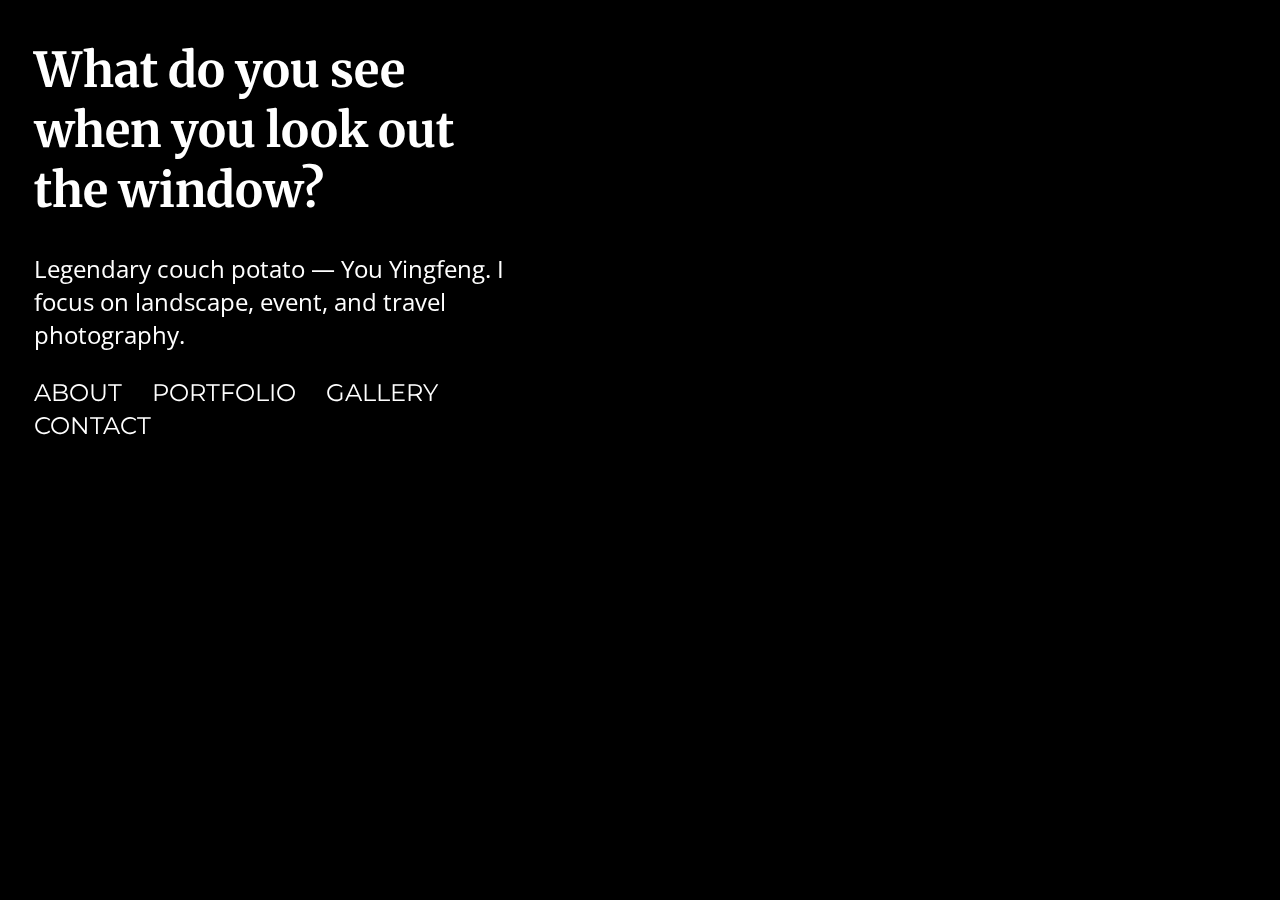
<file: index.html>
<!DOCTYPE html>
<!--this aint a motherfuckingwebsite at all-->
<!--https://tympanus.net/Tutorials/CSS3FullscreenSlideshow/ this shall be the website-->
<html>
  <head>
    <meta charset="utf-8">
    <meta name="description" content="A portfolio site of You Yingfeng. This site is absolute trash, being unextendable and probably unmaintainable.">
    <meta name="keywords" content="you, yingfeng, portfolio, photography, flamerapter, soblemprolved">
    <meta name="author" content="You Yingfeng">
    <meta name="viewport" content="width=device-width, initial-scale=1.0">
    <title>Home — Yingfeng</title>

    <link rel="stylesheet" type="text/css" href="assets/css/index.css">
  </head>

  <body>
    <div class="index-info">
      <h1>What do you see when you look out the window?</h1>
      <p>Legendary couch potato — You Yingfeng. I focus on landscape, event, and travel photography.</p>
      <div class="index-links">
        <a href="about.html">ABOUT</a>
        <a href="projects.html">PORTFOLIO</a>
        <a href="gallery.html">GALLERY</a>
        <a href="contact.html">CONTACT</a>
      </div>
    </div>
    <div class="index-background">
      <ul class="slideshow">
        <li>
          <span>Image 01</span>
        </li>
        <li>
          <span>Image 02</span>
        </li>
        <li>
          <span>Image 03</span>
        </li>
        <li>
          <span>Image 04</span>
        </li>
        <li>
          <span>Image 05</span>
        </li>
        <li>
          <span>Image 06</span>
        </li>
      </ul>
    </div>

  </body>
</html>
</file>
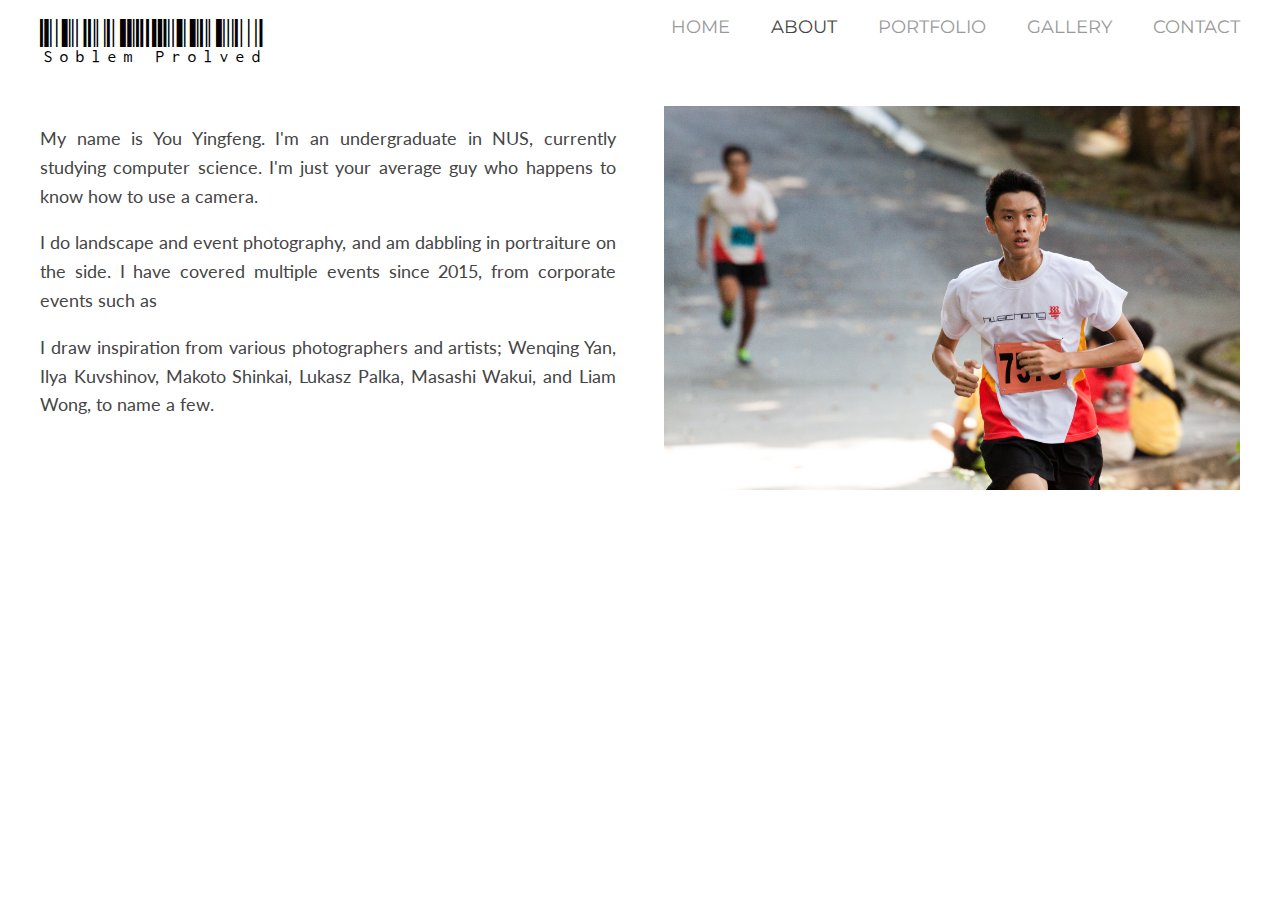
<file: about.html>
<!DOCTYPE html>
<html>
  <head>
    <meta charset="utf-8">
    <meta name="description" content="A portfolio site of You Yingfeng. This site is absolute trash, being unextendable and probably unmaintainable.">
    <meta name="keywords" content="you, yingfeng, portfolio, photography, flamerapter, soblemprolved">
    <meta name="author" content="You Yingfeng">
    <meta name="viewport" content="width=device-width, initial-scale=1.0">
    <title>About — Yingfeng</title>

    <link rel="stylesheet" type="text/css" href="assets/css/main.css">
  </head>

  <body>
    <div class="navbar">
      <div class="logo"><a href="index.html">Soblem Prolved</a></div>
      <div class="links">
        <a href="index.html">HOME</a>
        <a href="about.html" id="current-page">ABOUT</a>
        <a href="projects.html">PORTFOLIO</a>
        <a href="gallery.html">GALLERY</a>
        <a href="contact.html">CONTACT</a>
      </div>
    </div>
    <div class="about-wrapper">
      <div class="about">
        <p>My name is You Yingfeng. I'm an undergraduate in NUS, currently studying computer science. I'm just your average guy
        who happens to know how to use a camera.</p>

        <p>I do landscape and event photography, and am dabbling in portraiture on the side. I have covered multiple events
        since 2015, from corporate events such as</p>

        <p>I draw inspiration from various photographers and artists; Wenqing Yan, Ilya Kuvshinov, Makoto Shinkai, Lukasz Palka,
        Masashi Wakui, and Liam Wong, to name a few.</p>
      </div>
      <div class="portrait">
        <img src="images/thumbnails/runner.jpg">
      </div>
    </div>
  </body>
</html>
</file>
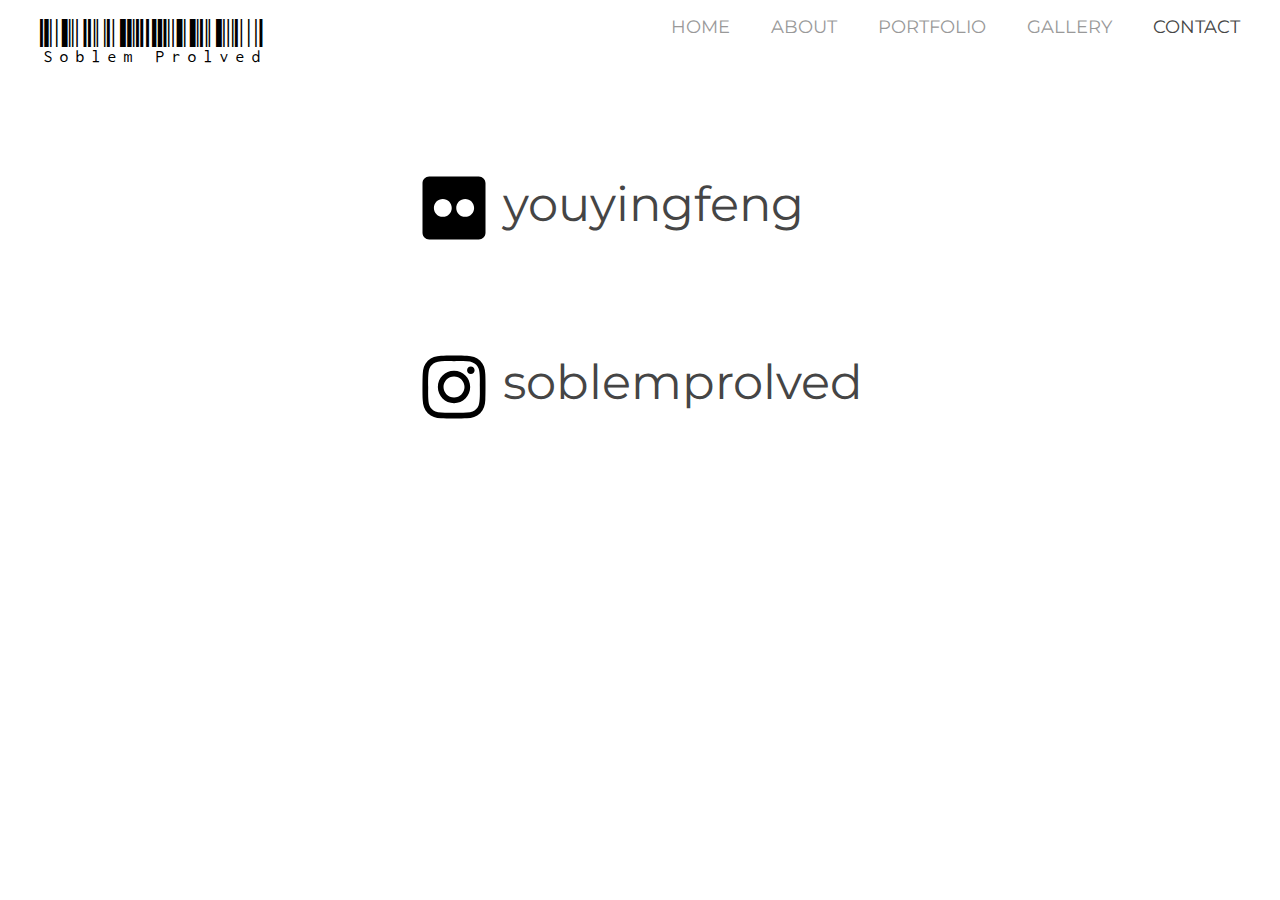
<file: contact.html>
<!DOCTYPE html>

<html>
  <head>
    <meta charset="utf-8">
    <meta name="description" content="A portfolio site of You Yingfeng. This site is absolute trash, being unextendable and probably unmaintainable.">
    <meta name="keywords" content="you, yingfeng, portfolio, photography, flamerapter, soblemprolved">
    <meta name="author" content="You Yingfeng">
    <meta name="viewport" content="width=device-width, initial-scale=1.0">
    <title>Contact — Yingfeng</title>

    <link rel="stylesheet" type="text/css" href="assets/css/main.css">
  </head>

  <body>
    <div class="navbar">
      <div class="logo">Soblem Prolved</div>
      <div class="links">
        <a href="index.html">HOME</a>
        <a href="about.html">ABOUT</a>
        <a href="projects.html">PORTFOLIO</a>
        <a href="gallery.html">GALLERY</a>
        <a href="contact.html" id="current-page">CONTACT</a>
      </div>
    </div>
    <div class="contact-wrapper">
      <div class="contact-list">
        <a href="https://www.flickr.com/people/youyingfeng/">
          <div class="contact-link">
            <img class="icon" src="assets/icons/flickr.svg" alt="flickr-icon">
            youyingfeng
          </div>
        </a>
        <a href="https://www.instagram.com/soblemprolved/">
          <div class="contact-link">
            <img class="icon" src="assets/icons/instagram.svg" alt="instagram-icon">
            soblemprolved
          </div>
        </a>
      </div>
    </div>
  </body>
</html>
</file>
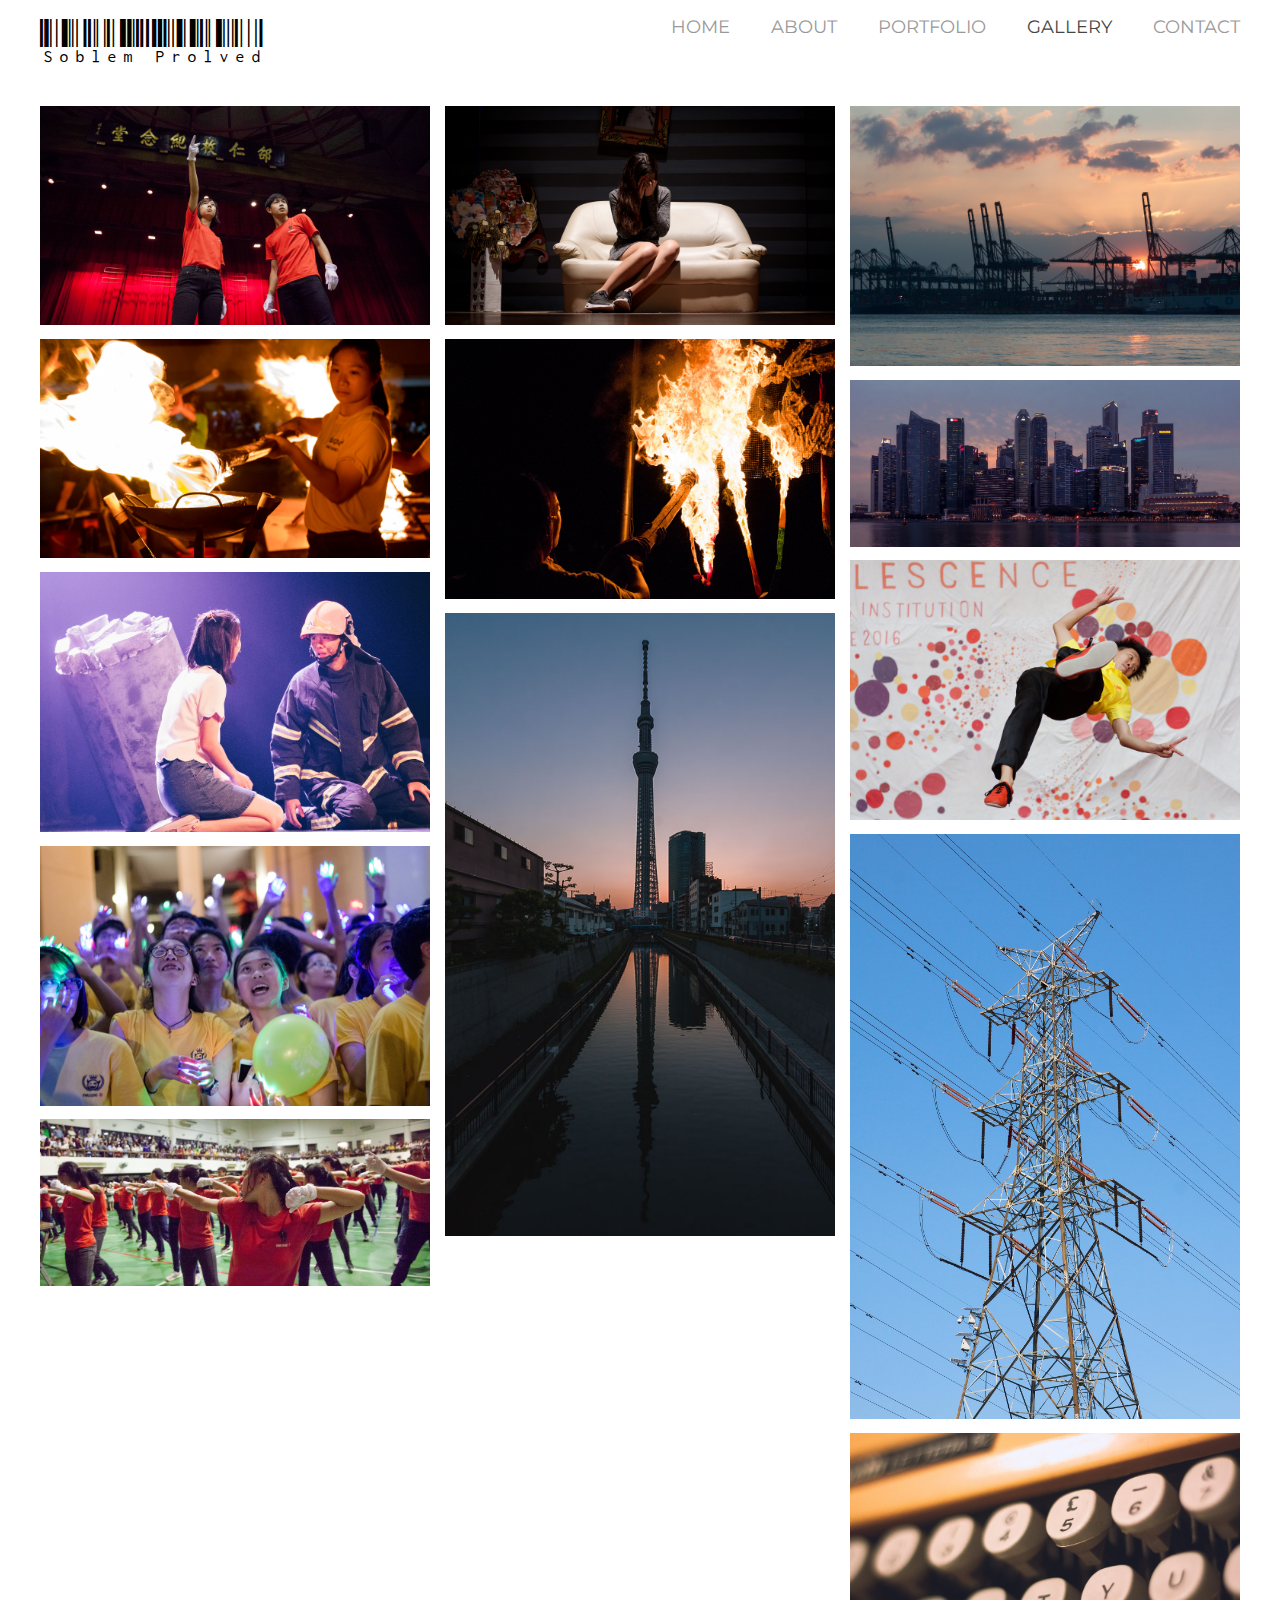
<file: gallery.html>
<!DOCTYPE html>


<html>
  <head>
    <meta charset="utf-8">
    <meta name="description" content="A portfolio site of You Yingfeng. This site is absolute trash, being unextendable and probably unmaintainable.">
    <meta name="keywords" content="you, yingfeng, portfolio, photography, flamerapter, soblemprolved">
    <meta name="author" content="You Yingfeng">
    <meta name="viewport" content="width=device-width, initial-scale=1.0">
    <title>Gallery — Yingfeng</title>

    <link rel="stylesheet" type="text/css" href="assets/css/main.css">
  </head>

  <body>
    <div class="navbar">
      <div class="logo"><a href="index.html">Soblem Prolved</a></div>
      <div class="links">
        <a href="index.html">HOME</a>
        <a href="about.html">ABOUT</a>
        <a href="projects.html">PORTFOLIO</a>
        <a href="gallery.html" id="current-page">GALLERY</a>
        <a href="contact.html">CONTACT</a>
      </div>
    </div>
    <div class="gallery-wrapper">
      <div class="gallery-column">
        <img src="images/fullsizes/aresdancemasters.jpg">
        <img src="images/fullsizes/girllightingfire.jpg">
        <img src="images/fullsizes/huangcheng.jpg">
        <img src="images/fullsizes/popgirls.jpg">
        <img src="images/fullsizes/aresdancers.jpg">
      </div>
      <div class="gallery-column">
        <img src="images/fullsizes/sadgirl.jpg">
        <img src="images/fullsizes/pairlightingfire.jpg">
        <img src="images/fullsizes/tokyoskytree.jpg">
      </div>
      <div class="gallery-column">
        <img src="images/fullsizes/labrador.jpg">
        <img src="images/fullsizes/marinabay.jpg">
        <img src="images/fullsizes/wushu.jpg">
        <img src="images/fullsizes/powerlines.jpg">
        <img src="images/fullsizes/typewriter.jpg">
      </div>
    </div>
  </body>
</html>
</file>
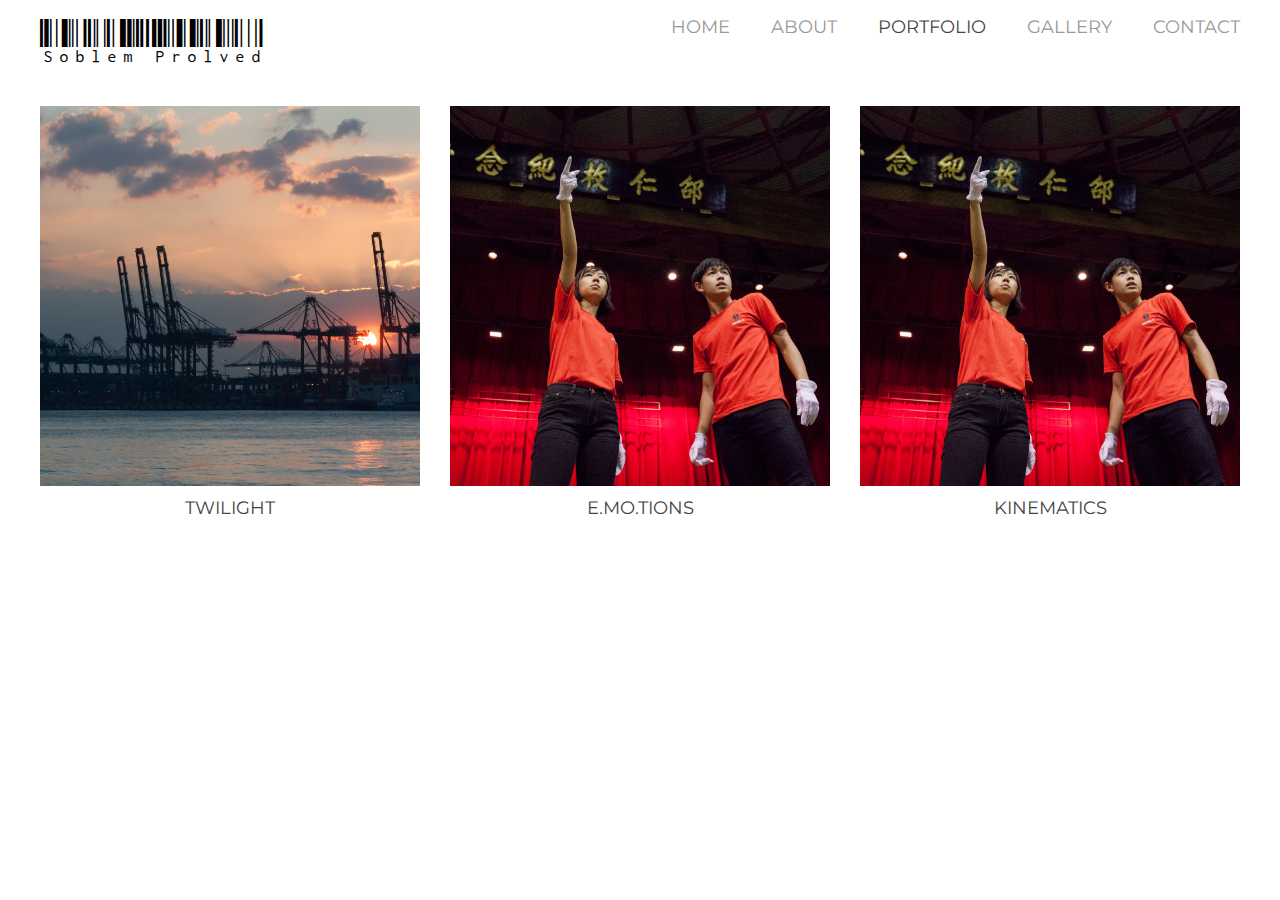
<file: projects.html>
<!DOCTYPE html>
<!-- this is a motherfucking website style portfolio with css and js-->
<!--
TODO: Check out Tography.
http://themes.quemalabs.com/tography/?post_type=portfolio&p=4652 this style is the main page?
http://themes.quemalabs.com/tography/?page_id=4453 this style can be the project page
http://themes.quemalabs.com/tography/?post_type=portfolio&p=4405 this style IS the project page
lkazphoto shall be the main page
-->
<html>
  <head>
    <meta charset="utf-8">
    <meta name="description" content="A portfolio site of You Yingfeng. This site is absolute trash, being unextendable and probably unmaintainable.">
    <meta name="keywords" content="you, yingfeng, portfolio, photography, flamerapter, soblemprolved">
    <meta name="author" content="You Yingfeng">
    <meta name="viewport" content="width=device-width, initial-scale=1.0">
    <title>Portfolio — Yingfeng</title>

    <link rel="stylesheet" type="text/css" href="assets/css/main.css">
  </head>
<!-- todo: implement grid system to better facilitate mobile layout -->
  <body>
    <div class="navbar">
      <div class="logo">Soblem Prolved</div>
      <div class="links">
        <a href="index.html">HOME</a>
        <a href="about.html">ABOUT</a>
        <a href="projects.html" id="current-page">PORTFOLIO</a>
        <a href="gallery.html">GALLERY</a>
        <a href="contact.html">CONTACT</a>
      </div>
    </div>
    <div class="project-wrapper">
      <a class="project" href="projects/twilight.html">
        <div class="project-tile">
          <div><img class="project-thumbnail" src="images/fullsizes/labrador.jpg"></div>
          <div class="project-title">TWILIGHT</div>
        </div>
      </a>
      <a class="project" href="projects/school.html">
        <div class="project-tile">
          <div><img class="project-thumbnail" src="images/fullsizes/aresdancemasters.jpg"></div>
          <div class="project-title">E.MO.TIONS</div>
        </div>
      </a>
      <a class="project" href="projects/school.html">
        <div class="project-tile">
          <div><img class="project-thumbnail" src="images/fullsizes/aresdancemasters.jpg"></div>
          <div class="project-title">KINEMATICS</div>
        </div>
      </a>
    </div>
  </body>
</html>
</file>
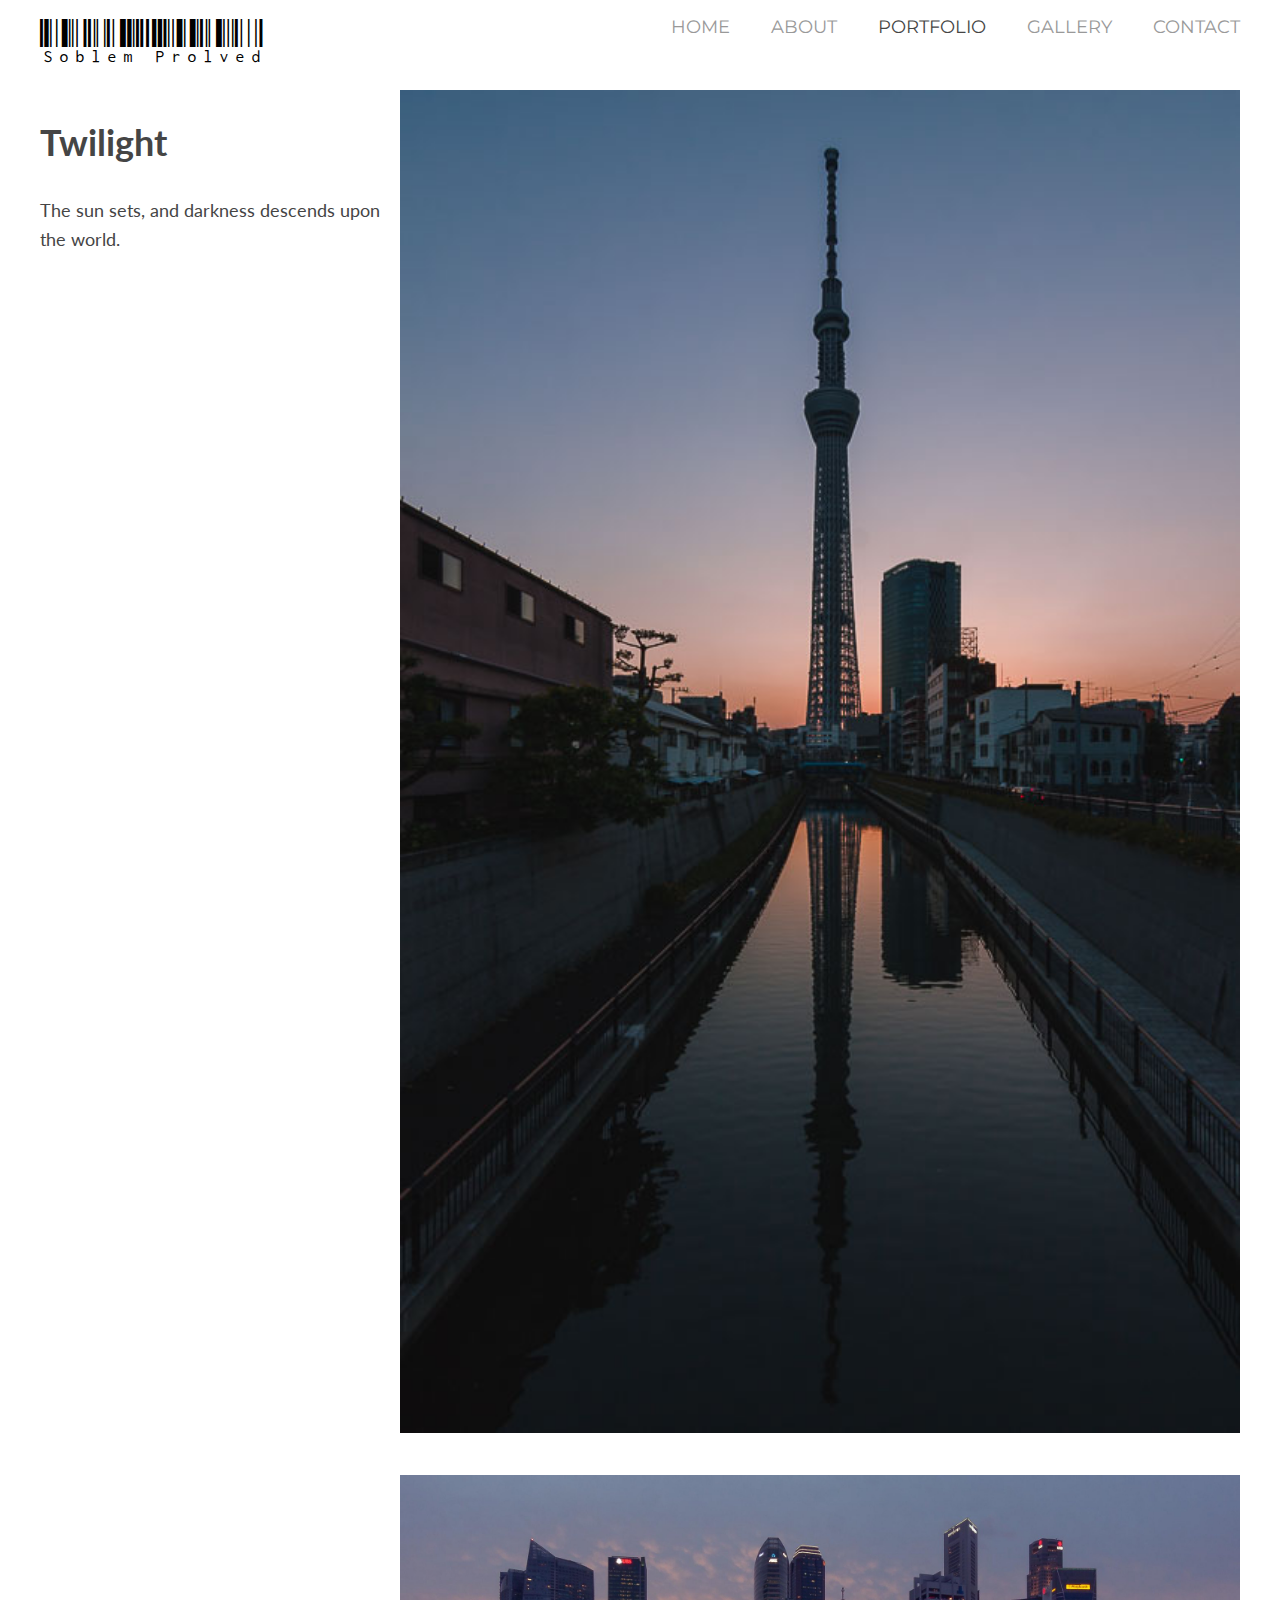
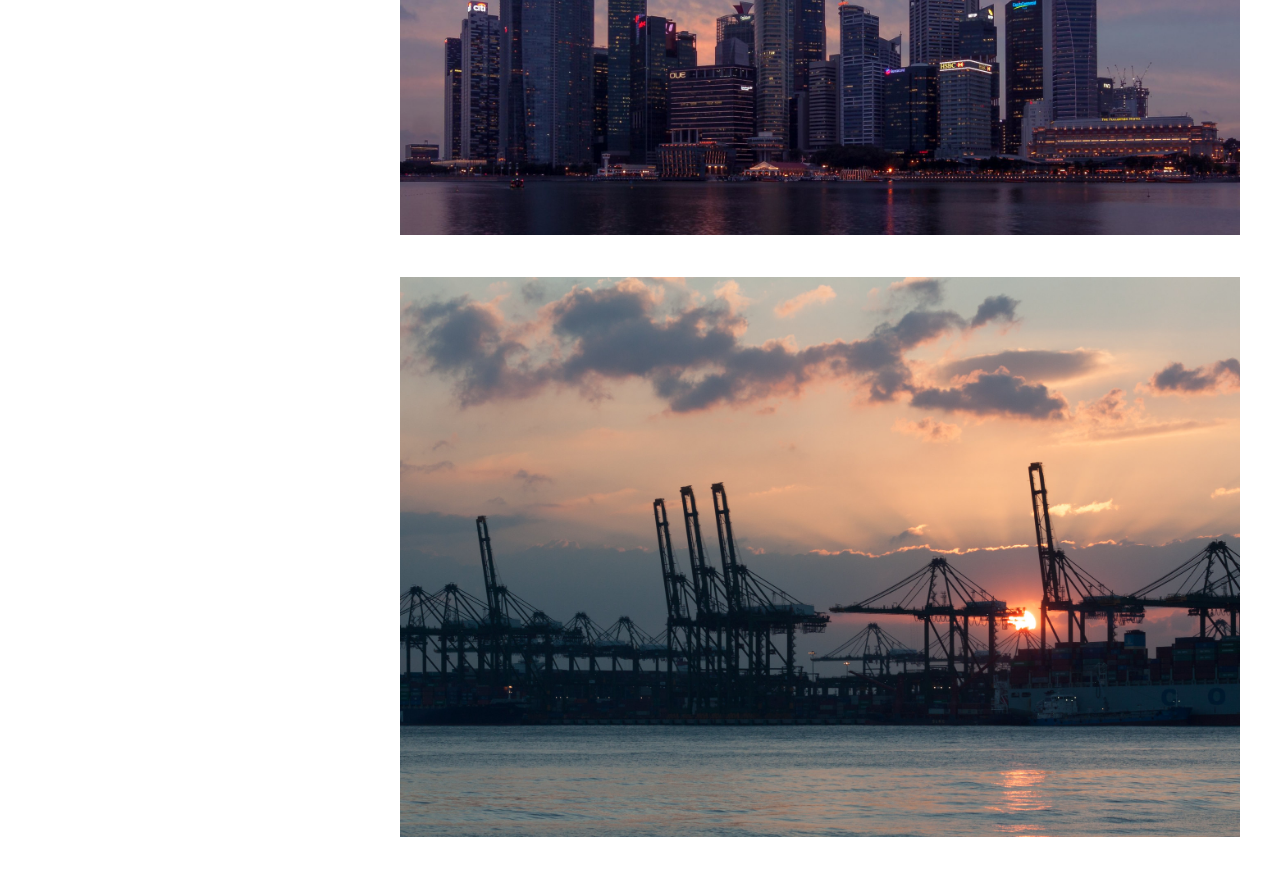
<file: projects/twilight.html>
<!DOCTYPE html>
<!-- this is a motherfucking website style portfolio with css and js-->
<!--
http://themes.quemalabs.com/tography/?post_type=portfolio&p=4405 this style IS the project page
lkazphoto shall be the main page
-->
<html>
  <head>
    <meta charset="utf-8">
    <meta name="description" content="A portfolio site of You Yingfeng. This site is absolute trash, being unextendable and probably unmaintainable.">
    <meta name="keywords" content="you, yingfeng, portfolio, photography, flamerapter, soblemprolved">
    <meta name="author" content="You Yingfeng">
    <meta name="viewport" content="width=device-width, initial-scale=1.0">
    <title>Twilight - Yingfeng</title>

    <link rel="stylesheet" type="text/css" href="..\assets\css\main.css">
  </head>

  <body>
    <div class="navbar">
      <div class="logo">Soblem Prolved</div>
      <div class="links">
        <a href="../index.html">HOME</a>
        <a href="../about.html">ABOUT</a>
        <a href="../projects.html" id="current-page">PORTFOLIO</a>
        <a href="gallery.html">GALLERY</a>
        <a href="../contact.html">CONTACT</a>
      </div>
    </div>
    <div class="project-container">
      <div class="project-information">
        <h1>Twilight</h1>
        <p>The sun sets, and darkness descends upon the world.</p>
      </div>
      <div class="project-gallery">
        <div class="image-wrapper">
          <img src="../images/fullsizes/tokyoskytree.jpg">
        </div>
        <div class="image-wrapper">
          <img src="../images/thumbnails/marinabay.jpg">
        </div>
        <div class="image-wrapper">
          <img src="../images/thumbnails/labrador.jpg">
        </div>
    </div>
  </body>
</html>
</file>
<file: assets/css/index.css>
@import url('https://fonts.googleapis.com/css?family=Merriweather|Montserrat|Open+Sans&display=swap');

body{
  height: 100%;
  width: 100%;
  font-size: 0px;
  cursor: default;
  caret-color: transparent;
  background-color: #000000;
}

a{
  outline: none;
}

.index-info{
  font-family: 'Open Sans', sans-serif;
  position: absolute;
  float: left;
  padding-left: 2%;
  font-size: 24px;
  color: #ffffff;
  width: 38%;
  height: 50%;
  text-overflow: clip;
  word-wrap: normal;
  z-index: 1;

  -webkit-touch-callout: none; /* iOS Safari */
    -webkit-user-select: none; /* Safari */
     -khtml-user-select: none; /* Konqueror HTML */
       -moz-user-select: none; /* Firefox */
        -ms-user-select: none; /* Internet Explorer/Edge */
            user-select: none; /* Non-prefixed version, currently
                                  supported by Chrome and Opera */
}

.index-info h1{
  font-size: 48px;
  font-family: 'Merriweather', serif;
}

.index-links{
  word-spacing: 1em;
}

.index-links a{
  color: #ffffff; /*hide text and enable text shadow to display text*/
  text-decoration: none;
  cursor: pointer;
  font-family: 'Montserrat', sans-serif;
}

.index-links a:hover{
  color: #eeeeee;
}
/*target mobile viewports by targeting width, resolution of phones dont matter since they use virtual pixels*/

ul{
  list-style-type: none;
  padding: 0px;
  height: 100%;
  display: inline-block;
}

.slideshow, .slideshow:after{
  position: fixed;
  width: 100%;
  height: 100%;
  top: 0px;
  left: 0px;
  z-index: 0;

}

.slideshow:after{
  content: '';
  background: transparent url(../../images/pattern.png) repeat top left;
}

.slideshow li span {
  height: 100%;
  width: 100%;
  position: absolute;
  top: 0px;
  left: 0px;
  color: transparent;
  background-size: cover;
  background-position: 50% 50%;
  background-repeat: none;
  opacity: 0;
  z-index: 0;
  animation: imageAnimation 36s linear infinite 0s;
}

.slideshow li:nth-child(1) span {
  background-image: url(../../images/fullsizes/aresdancemasters.jpg)
}
.slideshow li:nth-child(2) span {
  background-image: url(../../images/fullsizes/sadgirl.jpg);
  animation-delay: 6s;
}
.slideshow li:nth-child(3) span {
  background-image: url(../../images/fullsizes/pairlightingfire.jpg);
  animation-delay: 12s;
}
.slideshow li:nth-child(4) span {
  background-image: url(../../images/fullsizes/marinabayskyline.jpg);
  animation-delay: 18s;
}
.slideshow li:nth-child(5) span {
  background-image: url(../../images/fullsizes/hcchoir.jpg);
  animation-delay: 24s;
}
.slideshow li:nth-child(6) span {
  background-image: url(../../images/fullsizes/shibuyacrossing.jpg);
  animation-delay: 30s;
}

@keyframes imageAnimation {
  0% { opacity: 0; animation-timing-function: ease-in; }
  8% { opacity: 1; animation-timing-function: ease-out; }
  17% { opacity: 1 }
  25% { opacity: 0 }
  100% { opacity: 0 }
}

@media screen and (max-width: 1080px) {
  .index-info{
    width: 730px;
    height: 540px;
  }
}

@media screen and (max-width: 730px) {
  .index-info{
    width: 95%;
    padding: 2%;
    height: 95%;
    font-size: 18px;
  }

  .index-links{
    width: 95%;
  }

  .index-info h1{
    font-size: 36px;
  }
}
</file>
<file: assets/css/main.css>
@import url('https://fonts.googleapis.com/css?family=Lato|Libre+Barcode+128+Text|Montserrat&display=swap');

html{
  min-height: 100%;
}

body{
  margin: auto;
  max-width: 1200px;
  height: 100%;
  min-height: 100%;
  line-height: 1.6;
  color: #454545;
  padding: 0 10px;
  font-family: "Lato";
  font-size: 18px;
  overflow-y: scroll; /*this is to stop scrollbar from resizing the fucking page*/
  outline: none;
}

/*hyperlink colors*/
a{
  outline: none;
}

a:link{
  color: #07a;
  text-decoration: none;
}

a:visited{
  color: #ac5a82;
  text-decoration: none;
}

a:hover{
  text-decoration: underline;
}
/*div declarations for navbar*/
.navbar{
  max-width: 1200px;
  height: 18%;
  display: flex;
  justify-content: space-between;
  line-height: 1.0;
  padding-top: 18px;
  -webkit-touch-callout: none; /* iOS Safari */
    -webkit-user-select: none; /* Safari */
     -khtml-user-select: none; /* Konqueror HTML */
       -moz-user-select: none; /* Firefox */
        -ms-user-select: none; /* Internet Explorer/Edge */
            user-select: none; /* Non-prefixed version, currently
                                  supported by Chrome and Opera */
}

.logo{
  font-family: "Libre Barcode 128 Text", cursive;
  font-size: 48px;
  color: #000000; /*hide text and enable text shadow to display text*/
  cursor: pointer;
}

.logo a:link, a:visited, a:hover{
  color: #000000;
  text-decoration: none;
}

.links{
  font-family: "Montserrat";
  font-size: 18px;
  word-spacing: 2.0em;
}

.links a{ /* apparently a.links only works if i define class=links for anchor tags*/
  color: transparent; /*hide text and enable text shadow to display text*/
  text-shadow: 0 0 0 #999999;
  text-decoration: none;
  cursor: pointer;
}

.links a:hover{
  text-shadow: 0 0 0 #454545;
}

#current-page{/*class doesnt work because of some specificity shit*/
  text-shadow: 0 0 0 #454545;
}

.footer{
  font-size: 12px;
  position: relative;
  bottom: 0;
}

@media screen and (max-width: 875px) {
  .navbar{
    display: block;
    text-align: center;
  }

  .logo{
    width: 100%;
  }

  .links{
    width: 100%;
    margin-top: 10px;
  }
}

@media screen and (max-width: 620px) {
  .navbar{
    display: block;
    text-align: center;
  }

  .logo{
    width: 100%;
    font-size: 30px;
  }

  .links{
    width: 100%;
    margin-top: 10px;
    font-size: 12px;
  }
}

@media screen and (max-width: 480px) {
  .navbar{
    display: block;
    text-align: center;
  }

  .logo{
    width: 100%;
    font-size: 24px;
  }

  .links{
    width: 100%;
    margin-top: 10px;
    font-size: 9px;
  }
}

/*div declaration for about*/
.about{
  width: 48%;
  height: auto;
  padding-right: 2%;
  text-align: justify;
}

.about-wrapper{
  margin-top: 40px;
  max-width: 1200px;
  min-height: 100%;
  display: flex;
  justify-content: space-between;
  flex-wrap: wrap;
  float: center;
  caret-color: transparent;
}

.portrait{
  width: 48%;
  height: auto;
  text-align: right;
  overflow: hidden;
  padding-left: 2%;
}

.portrait img{
  width: 100%;
  height: auto;
}

@media screen and (max-width: 1200px) {
  .about-wrapper{
    display: block;
  }

  .about{
    width: 100%;
  }

  .portrait{
    width: 100%;
    text-align: center;
    padding-left: 0;
  }
}

/*div declarations for project menu*/
.project{
  width: 380px;
  height: 450px;
}

a.project{
  color: transparent; /*hide text and enable text shadow to display text*/
  text-shadow: 0 0 0 #454545;
  text-decoration: none;
}

a.project:hover .project-thumbnail{
  opacity: 0.9;
}

.project-tile{

}

.project-thumbnail{ /*use as class for peektures only*/
  width: 380px;
  height: 380px;
  display: inline-block;
  object-fit: cover;
  transition: opacity 0.2s;
}


/*thumbnails are actual 380px but divs are not 1200px since its only max specified 1200px*/
.project-title{
  text-align: center;
  font-family: "Montserrat";
}

.project-wrapper{
  margin-top: 40px;
  max-width: 1200px;
  min-height: 100%;
  display: grid;
  grid-template-columns: auto auto auto;
  grid-template-rows: auto auto auto;
  grid-column-gap: 30px;
  grid-row-gap: 30px;
  -webkit-touch-callout: none; /* iOS Safari */
    -webkit-user-select: none; /* Safari */
     -khtml-user-select: none; /* Konqueror HTML */
       -moz-user-select: none; /* Firefox */
        -ms-user-select: none; /* Internet Explorer/Edge */
            user-select: none; /* Non-prefixed version, currently
                                  supported by Chrome and Opera */
}

@media screen and (max-width: 1200px) {
  .project-wrapper{
    width: 100%;
    grid-row-gap: 1.5%
  }

  .project-tile{
    width: 32%;
  }
}

@media screen and (max-width: 640px) {
  .project-wrapper{
    margin-top: 40px;
    width: 100%;
    min-height: 100%;
    display: grid;
    grid-template-columns: auto auto;
    grid-template-rows: auto auto auto;
    grid-column-gap: 30px;
    grid-row-gap: 30px;
  }
}

/*div declarations for projects*/
.project-container{
  width: 100%;
  height: 100%;
  bottom: 0;
  padding-top: 2%;
}

.project-information{
  width: 29%;
  margin: auto;
  float: left;
  top: 0px;
  margin-right: 1%;
  word-wrap: break-word;
}

.project-gallery{
  width: 70%;
  margin: auto;
  float: right;
  text-align: center;
}

.image-wrapper img{
  display: block;
  width: 100%;
  height: auto;
  margin: auto;
  margin-bottom: 5%;
}

/*div declarations for gallery*/
.gallery-wrapper{
  margin-top: 40px;
  max-width: 1200px;
  display: flex;
  justify-content: space-between;
}

.gallery-column{
  width: 32.5%;
  height: auto;
  display: flex;
  flex-direction: column;
}

.gallery-column img{
  width: 100%;
  height: auto;
  padding-bottom: 3.5%;
}

@media screen and (max-width: 640px) {
  .gallery-wrapper{
    display: block;
  }

  .gallery-column{
    width: 100%;
  }
}

/*div declarations for contact icons*/
.contact-wrapper{
  width: 100%;
  display: flex;
  flex-direction: column;
  caret-color: transparent;
  -webkit-touch-callout: none; /* iOS Safari */
    -webkit-user-select: none; /* Safari */
     -khtml-user-select: none; /* Konqueror HTML */
       -moz-user-select: none; /* Firefox */
        -ms-user-select: none; /* Internet Explorer/Edge */
            user-select: none; /* Non-prefixed version, currently
                                  supported by Chrome and Opera */
}

.contact-list{
  margin: 0 auto;
  font-size: 48px;
}

.contact-link{
  margin-top: 100px;
  font-family: "Montserrat", sans-serif;
}

.contact-wrapper a{
  color: #454545;
  text-decoration: none;
}

.icon{
  height: 72px;
  width: 72px;
  vertical-align: middle;
}

@media screen and (max-width: 768px) {
  .icon{
    height: 48px;
    width: 48px;
  }

  .contact-list{
    font-size: 24px;
  }
}
</file>
